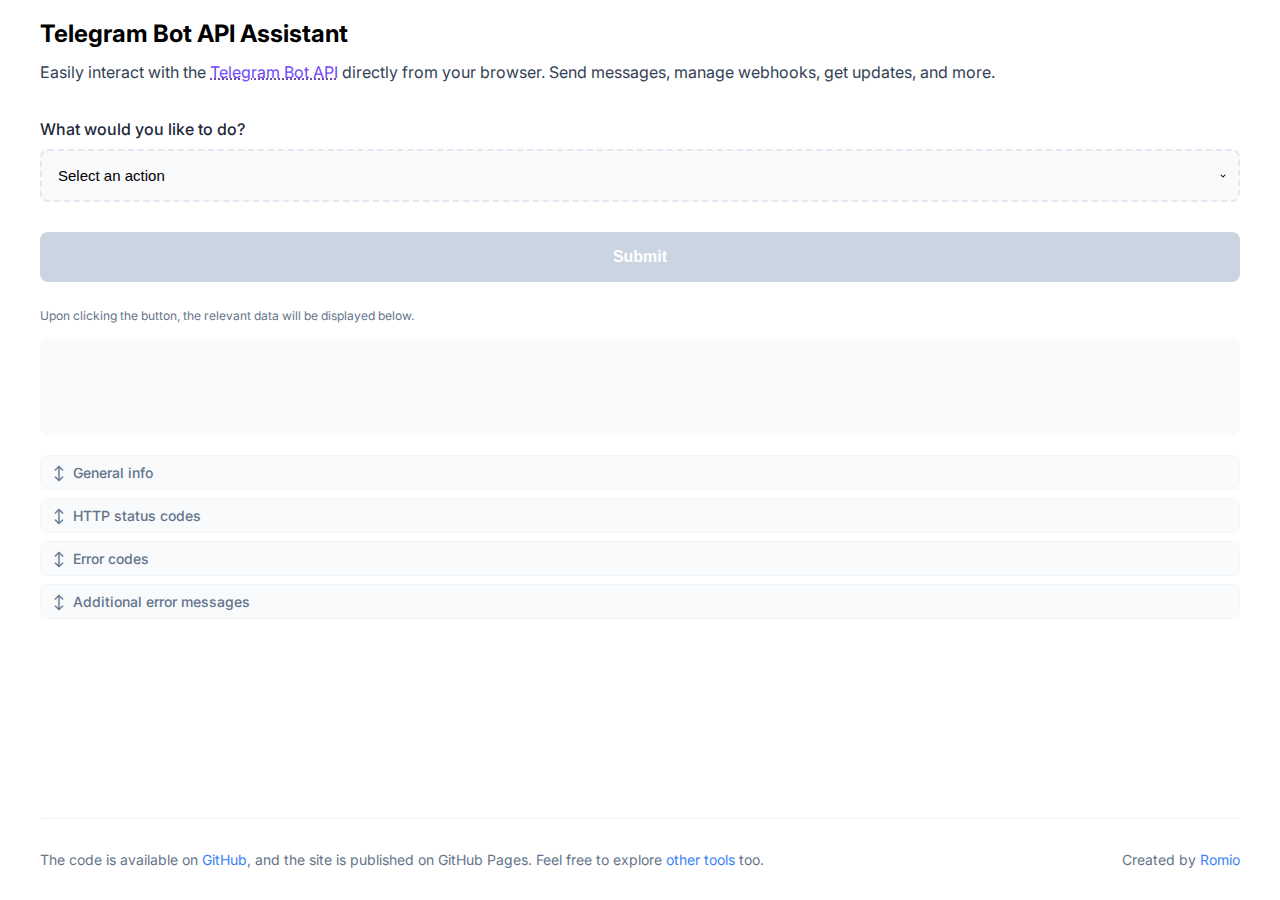
<file: docs/telegram-bot-api-assistant-web/index.html>
<!DOCTYPE html>
<html lang="en">

<head>
  <meta charset="UTF-8">
  <meta name="viewport" content="width=device-width, initial-scale=1.0">
  <meta property="og:title" content="Telegram Bot API Assistant">
  <meta property="og:description" content="Easily interact with the Telegram Bot API directly from your browser. Send messages, manage webhooks, get updates, and more.">
  <meta property="og:image" content="images/social-image.png">
  <link rel="icon" href="images/favicon.png" type="image/png">
  <link rel="stylesheet" href="styles.css">
  <link rel="preconnect" href="https://fonts.googleapis.com">
  <link rel="preconnect" href="https://fonts.gstatic.com" crossorigin>
  <link href="https://fonts.googleapis.com/css2?family=Inter:ital,opsz,wght@0,14..32,100..900;1,14..32,100..900&display=swap" rel="stylesheet">
  <title>Telegram Bot API Assistant</title>
</head>

<body>
  <div class="wrapper"> 
    <div class="container">
      <div class="header">
        <div class="title-section">
          <h1 class="title-head">Telegram Bot API Assistant</h1>
          <p class="subtitle">
            Easily interact with the
            <a href="https://core.telegram.org/bots/api" target="_blank" rel="noopener noreferrer"
              class="hyperlink">Telegram Bot API</a>
            directly from your browser. Send messages, manage webhooks, get updates, and more.
          </p>
        </div>
      </div>

      <label for="action">What would you like to do?</label>
      <select id="action" class="dropdown">
        <option value="">Select an action</option>
        <option value="getUpdates">Get updates</option>
        <option value="setWebhook">Set webhook</option>
        <option value="deleteWebhook">Delete webhook</option>
        <option value="getMe">Get Me</option>
        <option value="sendMessage">Send a message</option>
        <option value="sendPhoto">Send photo</option>
        <option value="sendDocument">Send document</option>
        <option value="sendAudio">Send audio</option>
        <option value="sendVideo">Send video</option>
        <option value="sendSticker">Send sticker</option>
        <option value="forwardMessage">Forward message</option>
        <option value="editMessageText">Edit message text</option>
        <option value="getChatMembersCount">Get chat members count</option>
        <option value="kickChatMember">Kick chat member</option>
        <option value="getChatMember">Get chat member</option>
        <option value="banChatMember">Ban chat member</option>
        <option value="unbanChatMember">Unban chat member</option>
        <option value="getGroupMembers">Get group members</option>
        <option value="addGroupMember">Add group member</option>
        <option value="removeGroupMember">Remove group member</option>
        <option value="deleteMessage">Delete message</option>
        <option value="pinMessage">Pin message</option>
        <option value="unpinMessage">Unpin message</option>
        <option value="getWebhookInfo">Get webhook info</option>
        <option value="logOut">Log out</option>
        <option value="close">Close</option>
      </select>

      <div id="description"></div>

      <div id="inputFields"></div>

      <button id="submitBtn" class="submit-button" disabled>Submit</button>

      <p class="subtle-text">Upon clicking the button, the relevant data will be displayed below.</p>

      <pre id="output" class="output-area"></pre>

      <div class="accordion">
        <div class="accordion-item">
          <div class="accordion-header">
            <span>↕</span> General info
          </div>
          <div class="accordion-content subtle-text">
            <ul>
              <li>ok: Indicates success/enabled/supported/yes (true) or failure/disabled/not supported/no (false).</li>
              <li>result: Array of group member objects.</li>
              <li>"result" (blank): The action was executed successfully, but no data was returned.</li>
              <li>user: Object containing user information:
                <ul>
                  <li>id: Unique user ID.</li>
                  <li>is_bot: true if the user is a bot.</li>
                </ul>
              </li>
              <li>date: Dates are represented in Unix time format. To convert, visit <a
                  href="https://www.unixtimestamp.com/" target="_blank" rel="noopener noreferrer">Unix Timestamp
                  Converter</a>.</li>
            </ul>
          </div>
        </div>
        <div class="accordion-item">
          <div class="accordion-header">
            <span>↕</span> HTTP status codes
          </div>
          <div class="accordion-content subtle-text">
            <ul>
              <li>200: OK (Request successful)</li>
              <li>400: Bad Request (Invalid request)</li>
              <li>401: Unauthorized (Invalid or missing bot token)</li>
              <li>403: Forbidden (Bot lacks permission)</li>
              <li>404: Not Found (Resource not found)</li>
              <li>409: Conflict (Resource already exists)</li>
              <li>429: Too Many Requests (Rate limit exceeded)</li>
              <li>500: Internal Server Error (Telegram server error)</li>
              <li>502: Bad Gateway (Telegram server error)</li>
              <li>503: Service Unavailable (Telegram server maintenance)</li>
            </ul>
          </div>
        </div>
        <div class="accordion-item">
          <div class="accordion-header">
            <span>↕</span> Error codes
          </div>
          <div class="accordion-content subtle-text">
            <ul>
              <li>1: Invalid request</li>
              <li>2: API method not found</li>
              <li>3: Invalid bot token</li>
              <li>4: Bot lacks permission</li>
              <li>5: Resource not found</li>
              <li>100: Generic error</li>
              <li>101: Invalid test mode</li>
              <li>102: Invalid JSON</li>
              <li>103: Invalid method</li>
              <li>104: Invalid format</li>
              <li>105: Invalid user ID</li>
              <li>106: Invalid chat ID</li>
              <li>107: Invalid message ID</li>
              <li>108: Invalid file ID</li>
              <li>400: Bad request</li>
              <li>401: Invalid bot token</li>
              <li>402: Bot token expired</li>
            </ul>
          </div>
        </div>
        <div class="accordion-item">
          <div class="accordion-header">
            <span>↕</span> Additional error messages
          </div>
          <div class="accordion-content subtle-text">
            <ul>
              <li>Too Long: Message exceeds maximum length</li>
              <li>Invalid Request: Request is invalid</li>
              <li>Invalid Bot Token: Bot token is invalid</li>
              <li>Bot is Blocked: Bot is blocked</li>
              <li>Bot was Blocked: Bot was previously blocked</li>
              <li>Chat not Found: Chat does not exist</li>
            </ul>
          </div>
        </div>
      </div>

    </div>
  </div>

  <footer>
    <div class="footer-left">
      The code is available on <a href="https://github.com/romiojoseph/open-source/tree/main/docs/telegram-bot-api-assistant-web" target="_blank" rel="noopener noreferrer">GitHub</a>, and the site is published on GitHub Pages. Feel free to explore <a href="https://github.com/romiojoseph/open-source" target="_blank" rel="noopener noreferrer">other tools</a> too.
    </div>
    <div class="footer-right">
      Created by <a href="https://romio.framer.website/" target="_blank" rel="noopener noreferrer">Romio</a>
    </div>
  </footer>


  <script src="script.js" defer></script>
</body>

</html>
</file>
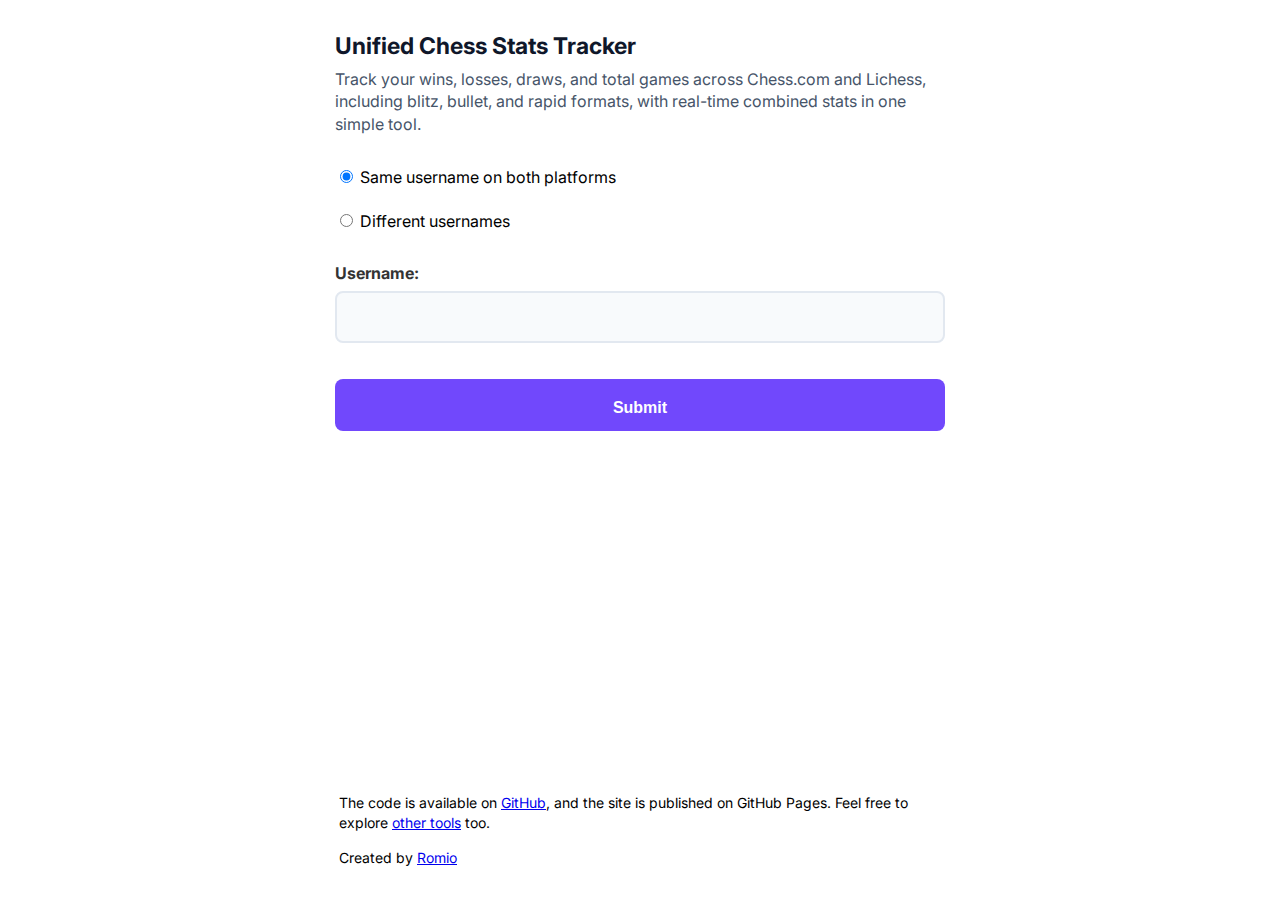
<file: docs/unified-chess-stats-tracker-web/index.html>
<!DOCTYPE html>
<html lang="en">
<head>
    <meta charset="UTF-8">
    <meta name="viewport" content="width=device-width, initial-scale=1.0">
    <title>Unified Chess Stats Tracker</title>
    <meta property="og:description" content="Track your wins, losses, draws, and total games across Chess.com and Lichess, including blitz, bullet, and rapid formats, with real-time combined stats in one simple tool.">
    <link rel="icon" type="image/png" href="images/favicon.png">
    <meta property="og:image" content="images/social-image.png">
    <link rel="stylesheet" href="styles.css">
    <link rel="preconnect" href="https://fonts.googleapis.com">
    <link rel="preconnect" href="https://fonts.gstatic.com" crossorigin>
    <link href="https://fonts.googleapis.com/css2?family=Inter:ital,opsz,wght@0,14..32,100..900;1,14..32,100..900&display=swap" rel="stylesheet">
</head>
<body>
    <div class="container">
        <div class="head">
            <h1>Unified Chess Stats Tracker</h1>

            <p class="subtitle">
                Track your wins, losses, draws, and total games across Chess.com and Lichess, including blitz, bullet, and rapid formats, with real-time combined stats in one simple tool.
            </p>
        </div>

        <form id="statsForm">
            <div class="radio">
                <label>
                    <input type="radio" name="sameUser" value="yes" checked> Same username on both platforms
                </label>
                <label>
                    <input type="radio" name="sameUser" value="no"> Different usernames
                </label>
            </div>

            <div class="input">
                <div id="usernameFields">
                    <label for="username">Username:</label>
                    <input type="text" id="username" name="username">
                </div>
    
                <div id="differentUsernameFields">
                    <label for="chessComUsername">Chess.com Username:</label>
                    <input type="text" id="chessComUsername" name="chessComUsername">
                    <br>
                    <label for="lichessUsername">Lichess Username:</label>
                    <input type="text" id="lichessUsername" name="lichessUsername">
                </div>
            </div>

            <button type="submit">Submit</button>
        </form>

        <div class="table-container">
            <div id="stats"></div>
            <!-- Table will be generated here -->
            <table>
                <!-- Table content will be dynamically generated -->
            </table>
        </div>
    </div> 

    <footer>
        <div class="footer-left">
          The code is available on <a href="https://github.com/romiojoseph/open-source-scripts/tree/main/docs/unified-chess-stats-tracker-web" target="_blank" rel="noopener noreferrer">GitHub</a>, and the site is published on GitHub Pages. Feel free to explore <a href="https://github.com/romiojoseph/open-source" target="_blank" rel="noopener noreferrer">other tools</a> too.
        </div>
        <div class="footer-right">
          Created by <a href="https://romio.framer.website/" target="_blank" rel="noopener noreferrer">Romio</a>
        </div>
    </footer>

    <script src="script.js"></script>
</body>
</html>
</file>
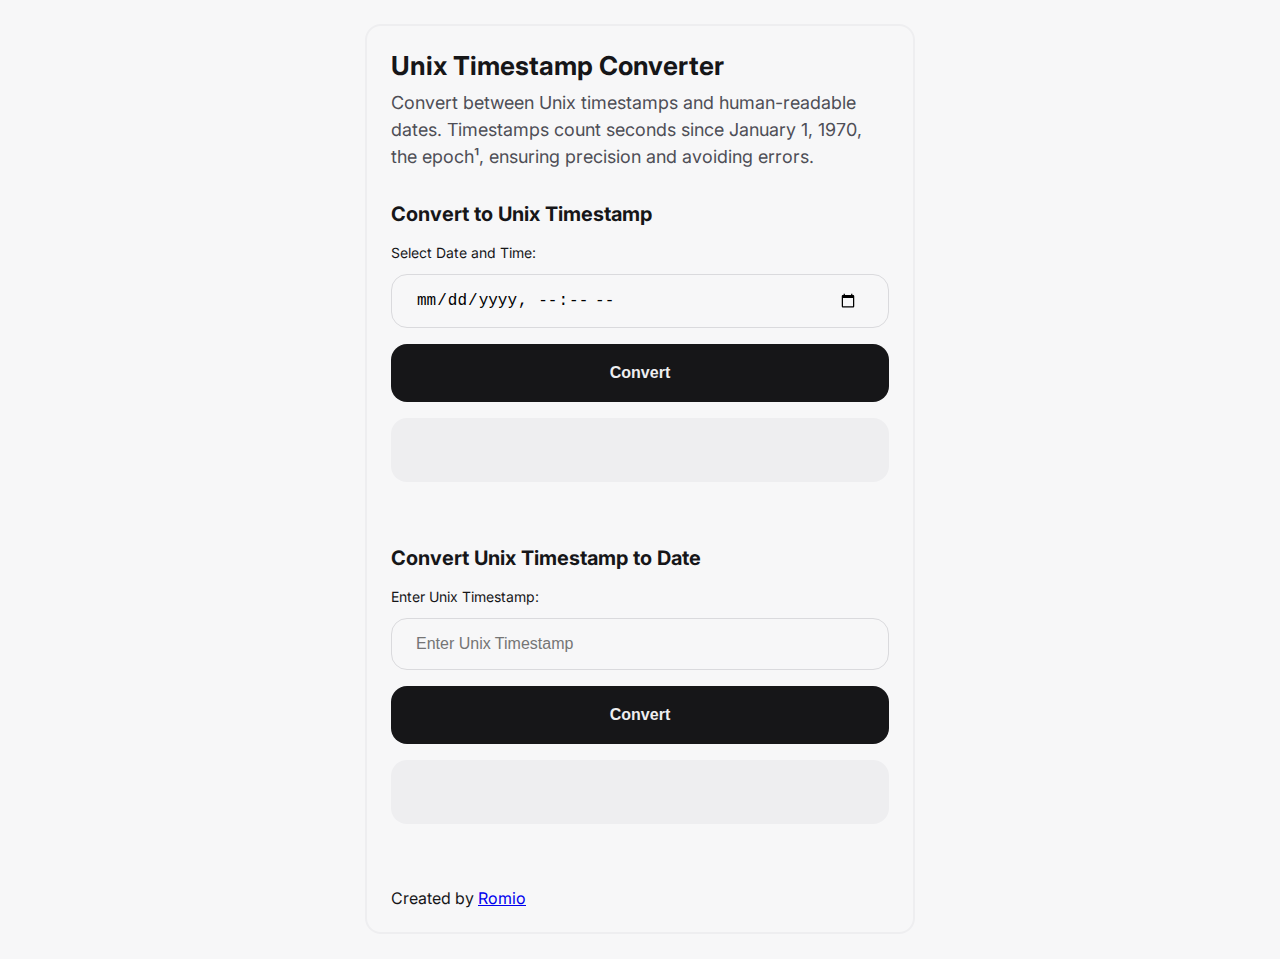
<file: docs/unix-timestamp-converter/index.html>
<!DOCTYPE html>
<html lang="en">
<head>
    <meta charset="UTF-8">
    <meta name="viewport" content="width=device-width, initial-scale=1.0">
    <title>Unix Timestamp Converter</title>
    <meta name="description" content="A free online tool to convert Unix timestamps to dates and vice versa.">
    <meta property="og:image" content="images/social-image.png">
    <link rel="icon" type="image/png" href="images/favicon.png">
    <link rel="stylesheet" href="styles.css">
    <link rel="preconnect" href="https://fonts.googleapis.com">
    <link rel="preconnect" href="https://fonts.gstatic.com" crossorigin>
    <link href="https://fonts.googleapis.com/css2?family=Inter:ital,opsz,wght@0,14..32,100..900;1,14..32,100..900&display=swap" rel="stylesheet">
</head>
<body>
    <div class="container">
        <div class="heading">
            <h1>Unix Timestamp Converter</h1>
            <p class="subtitle">
                Convert between Unix timestamps and human-readable dates. Timestamps count seconds since January 1, 1970, the 
                <span class="tooltip" data-tooltip="The epoch is a starting point for measuring time in computers. For Unix systems, it’s set to January 1, 1970.">epoch¹</span>, 
                ensuring precision and avoiding errors.
            </p>
        </div>

        <div class="picker">
            <h2>Convert to Unix Timestamp</h2>
            <div>
                <label for="datetimeInput">Select Date and Time:</label>
                <input type="datetime-local" id="datetimeInput" placeholder="YYYY-MM-DDTHH:MM">
            </div>
            <button id="convertToUnix">Convert</button>
            <p id="unixOutput"></p>
        </div>

        <div class="picker">
            <h2>Convert Unix Timestamp to Date</h2>
            <div>
                <label for="unixInput">Enter Unix Timestamp:</label>
                <input type="number" id="unixInput" placeholder="Enter Unix Timestamp">
            </div>
            <button id="convertToDate">Convert</button>
            <p id="dateOutput"></p>
        </div>

        <footer>
            Created by <a href="https://romio.framer.website/" target="_blank" rel="noopener noreferrer">Romio</a>
        </footer>
    </div>

    <script src="script.js"></script>
</body>
</html>
</file>
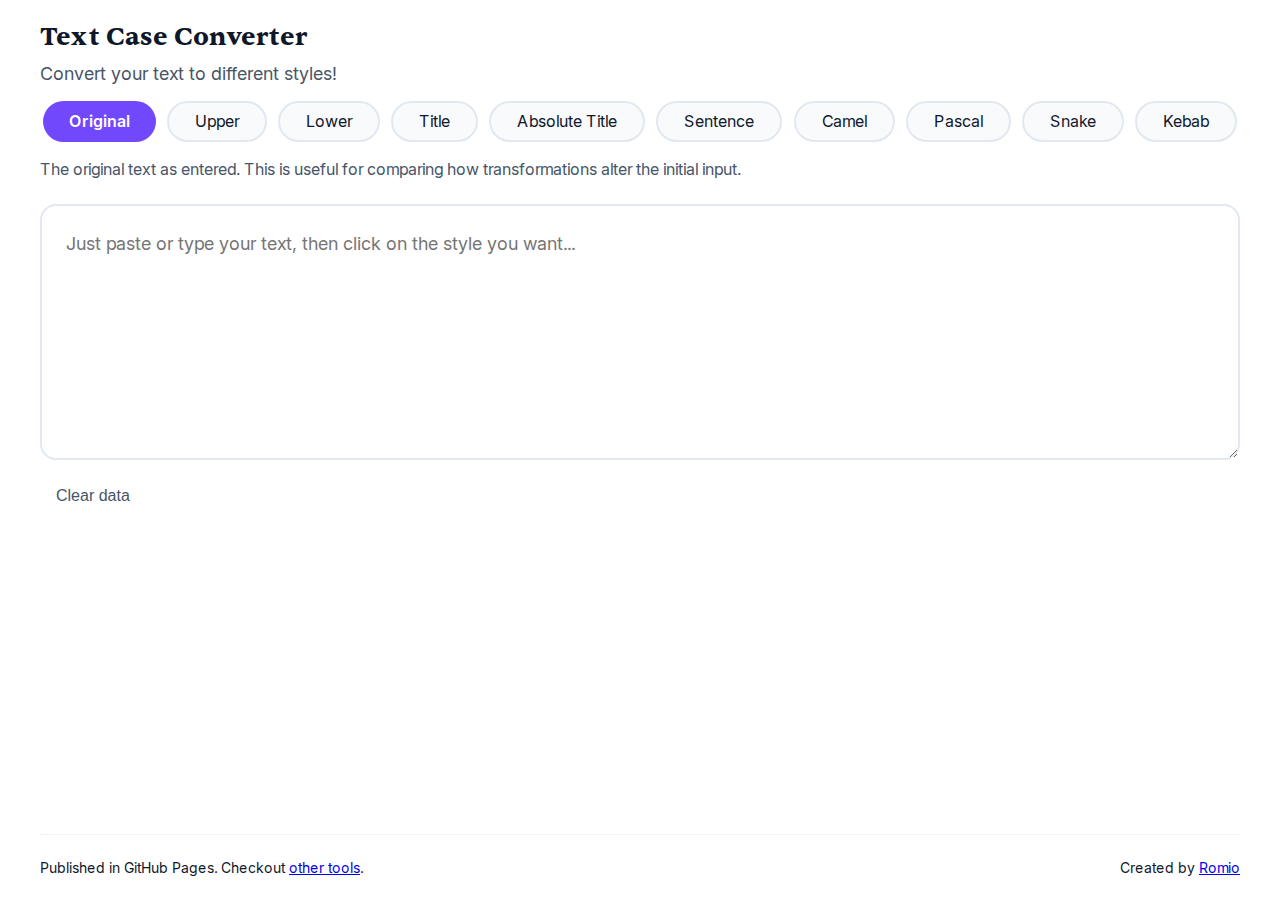
<file: pages/text-case-converter/index.html>
<!DOCTYPE html>
<html lang="en">
<head>
    <meta charset="UTF-8">
    <meta name="viewport" content="width=device-width, initial-scale=1.0">
    <title>Text Case Converter</title>
    <meta name="title" content="Text Case Converter">
    <meta name="description" content="Free online text case converter. Convert text to uppercase, lowercase, title case, sentence case, and more.">
    
    <link rel="stylesheet" type="text/css" href="styles.css">

    <!-- Favicon -->
    <link rel="icon" href="images/favicon.png" type="image/png">
    <link rel="shortcut icon" href="images/favicon.png" type="image/png">

    <!-- Social Image -->
    <meta property="og:image" content="images/social-image.avif">

</head>

<body>
    <div class="main-container">
        <div class="container">
            <div class="main-head">
                <h1 class="h1 title">Text Case Converter</h1>
                <p class="p-lg subtext">Convert your text to different styles!</p>
            </div>

            <div class="tabs">
                <ul class="tab-list">
                    <li class="tab-item active label-md" data-tab="original">Original</li>
                    <li class="tab-item p-md" data-tab="uppercase">Upper</li>
                    <li class="tab-item p-md" data-tab="lowercase">Lower</li>
                    <li class="tab-item p-md" data-tab="titlecase">Title</li>
                    <li class="tab-item p-md" data-tab="absoluteTitleCase">Absolute Title</li>
                    <li class="tab-item p-md" data-tab="sentencecase">Sentence</li>
                    <li class="tab-item p-md" data-tab="camelcase">Camel</li>
                    <li class="tab-item p-md" data-tab="pascalcase">Pascal</li>
                    <li class="tab-item p-md" data-tab="snakecase">Snake</li>
                    <li class="tab-item p-md" data-tab="kebabcase">Kebab</li>
                </ul>

                <div id="original" class="tab-pane active"></div>
                <div id="uppercase" class="tab-pane"></div>
                <div id="lowercase" class="tab-pane"></div>
                <div id="titlecase" class="tab-pane"></div>
                <div id="absoluteTitleCase" class="tab-pane"></div>
                <div id="sentencecase" class="tab-pane"></div>
                <div id="camelcase" class="tab-pane"></div>
                <div id="pascalcase" class="tab-pane"></div>
                <div id="snakecase" class="tab-pane"></div>
                <div id="kebabcase" class="tab-pane"></div>
            </div>

            <div id="description"></div>
            <textarea id="inputText" placeholder="Just paste or type your text, then click on the style you want..."></textarea>
            <button id="clearBtn">Clear data</button>

            <div id="output">
                <button id="copyBtn">Copy to clipboard</button>
                <div id="outputText"></div>
            </div>
        </div>
    </div>

    <footer>
        <div class="footer-left">
          Published in GitHub Pages. Checkout <a href="https://github.com/romiojoseph/open-source-scripts" target="_blank" rel="noopener noreferrer">other tools</a>.
        </div>
        <div class="footer-right">
          Created by <a href="https://romio.framer.website/" target="_blank" rel="noopener noreferrer">Romio</a>
        </div>
    </footer>

    <script src="transformations.js"></script>
    <script src="script.js"></script>
</body>
</html>
</file>
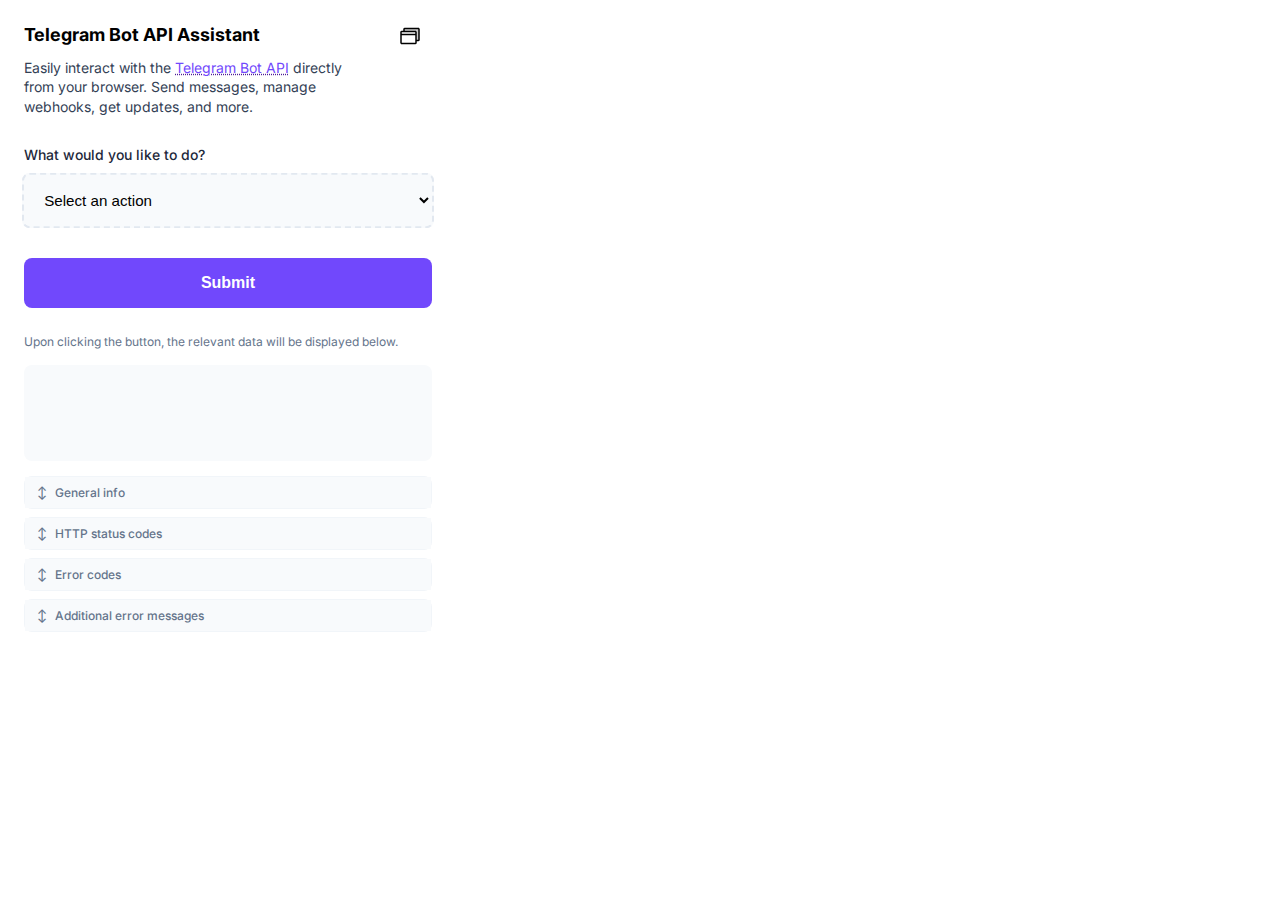
<file: telegram-bots/telegram-bot-api-assistant/popup.html>
<!DOCTYPE html>
<html lang="en">
<head>
    <meta charset="UTF-8">
    <meta name="viewport" content="width=device-width, initial-scale=1.0">
    <link rel="stylesheet" href="styles.css">
    <link rel="preconnect" href="https://fonts.googleapis.com">
    <link rel="preconnect" href="https://fonts.gstatic.com" crossorigin>
    <link href="https://fonts.googleapis.com/css2?family=Inter:ital,opsz,wght@0,14..32,100..900;1,14..32,100..900&display=swap" rel="stylesheet">
    <title>Telegram Bot API Assistant</title>
</head>
<body>
    <div class="container">
        <div class="header">
            <div class="title-section">
                <h1 class="title-head">Telegram Bot API Assistant</h1>
                <p class="subtitle">
                    Easily interact with the 
                    <a href="https://core.telegram.org/bots/api" target="_blank" rel="noopener noreferrer" class="hyperlink">Telegram Bot API</a> 
                    directly from your browser. Send messages, manage webhooks, get updates, and more.
                </p>                            
            </div>
            <img id="openInNewWindowIcon" src="images/pop-out-window.png" alt="Open in New Window" title="Open in new window" class="open-in-new-window-icon">
        </div>

        <label for="action">What would you like to do?</label>
        <select id="action" class="dropdown">
            <option value="">Select an action</option>
            <option value="getUpdates">Get updates</option>
            <option value="setWebhook">Set webhook</option>
            <option value="deleteWebhook">Delete webhook</option>
            <option value="getMe">Get Me</option>
            <option value="sendMessage">Send a message</option>
            <option value="sendPhoto">Send photo</option>
            <option value="sendDocument">Send document</option>
            <option value="sendAudio">Send audio</option>
            <option value="sendVideo">Send video</option>
            <option value="sendSticker">Send sticker</option>
            <option value="forwardMessage">Forward message</option>
            <option value="editMessageText">Edit message text</option>
            <option value="getChatMembersCount">Get chat members count</option>
            <option value="kickChatMember">Kick chat member</option>
            <option value="getChatMember">Get chat member</option>
            <option value="banChatMember">Ban chat member</option>
            <option value="unbanChatMember">Unban chat member</option>
            <option value="getGroupMembers">Get group members</option>
            <option value="addGroupMember">Add group member</option>
            <option value="removeGroupMember">Remove group member</option>
            <option value="deleteMessage">Delete message</option>
            <option value="pinMessage">Pin message</option>
            <option value="unpinMessage">Unpin message</option>
            <option value="getWebhookInfo">Get webhook info</option>
            <option value="logOut">Log out</option>
            <option value="close">Close</option>
        </select>

        <div id="description"></div>

        <div id="inputFields"></div>

        <button id="submitBtn" class="submit-button" disabled>Submit</button>

        <p class="subtle-text">Upon clicking the button, the relevant data will be displayed below.</p>

        <pre id="output" class="output-area"></pre>

        <div class="accordion">
            <div class="accordion-item">
              <div class="accordion-header">
                <span>&#8597;</span> General info
              </div>
              <div class="accordion-content subtle-text">
                <ul>
                  <li>ok: Indicates success/enabled/supported/yes (true) or failure/disabled/not supported/no (false).</li>
                  <li>result: Array of group member objects.</li>
                  <li>"result" (blank): The action was executed successfully, but no data was returned.</li>
                  <li>user: Object containing user information:
                    <ul>
                      <li>id: Unique user ID.</li>
                      <li>is_bot: true if the user is a bot.</li>
                    </ul>
                  </li>
                  <li>date: Dates are represented in Unix time format. To convert, visit <a href="https://www.unixtimestamp.com/" target="_blank" rel="noopener noreferrer">Unix Timestamp Converter</a>.</li>
                </ul>
              </div>
            </div>
            <div class="accordion-item">
              <div class="accordion-header">
                <span>&#8597;</span> HTTP status codes
              </div>
              <div class="accordion-content subtle-text">
                <ul>
                  <li>200: OK (Request successful)</li>
                  <li>400: Bad Request (Invalid request)</li>
                  <li>401: Unauthorized (Invalid or missing bot token)</li>
                  <li>403: Forbidden (Bot lacks permission)</li>
                  <li>404: Not Found (Resource not found)</li>
                  <li>409: Conflict (Resource already exists)</li>
                  <li>429: Too Many Requests (Rate limit exceeded)</li>
                  <li>500: Internal Server Error (Telegram server error)</li>
                  <li>502: Bad Gateway (Telegram server error)</li>
                  <li>503: Service Unavailable (Telegram server maintenance)</li>
                </ul>
              </div>
            </div>
            <div class="accordion-item">
              <div class="accordion-header">
                <span>&#8597;</span> Error codes
              </div>
              <div class="accordion-content subtle-text">
                <ul>
                  <li>1: Invalid request</li>
                  <li>2: API method not found</li>
                  <li>3: Invalid bot token</li>
                  <li>4: Bot lacks permission</li>
                  <li>5: Resource not found</li>
                  <li>100: Generic error</li>
                  <li>101: Invalid test mode</li>
                  <li>102: Invalid JSON</li>
                  <li>103: Invalid method</li>
                  <li>104: Invalid format</li>
                  <li>105: Invalid user ID</li>
                  <li>106: Invalid chat ID</li>
                  <li>107: Invalid message ID</li>
                  <li>108: Invalid file ID</li>
                  <li>400: Bad request</li>
                  <li>401: Invalid bot token</li>
                  <li>402: Bot token expired</li>
                </ul>
              </div>
            </div>
            <div class="accordion-item">
              <div class="accordion-header">
                <span>&#8597;</span> Additional error messages
              </div>
              <div class="accordion-content subtle-text">
                <ul>
                  <li>Too Long: Message exceeds maximum length</li>
                  <li>Invalid Request: Request is invalid</li>
                  <li>Invalid Bot Token: Bot token is invalid</li>
                  <li>Bot is Blocked: Bot is blocked</li>
                  <li>Bot was Blocked: Bot was previously blocked</li>
                  <li>Chat not Found: Chat does not exist</li>
                </ul>
              </div>
            </div>
          </div>

    </div>

    <script src="popup.js"></script>
</body>
</html>
</file>
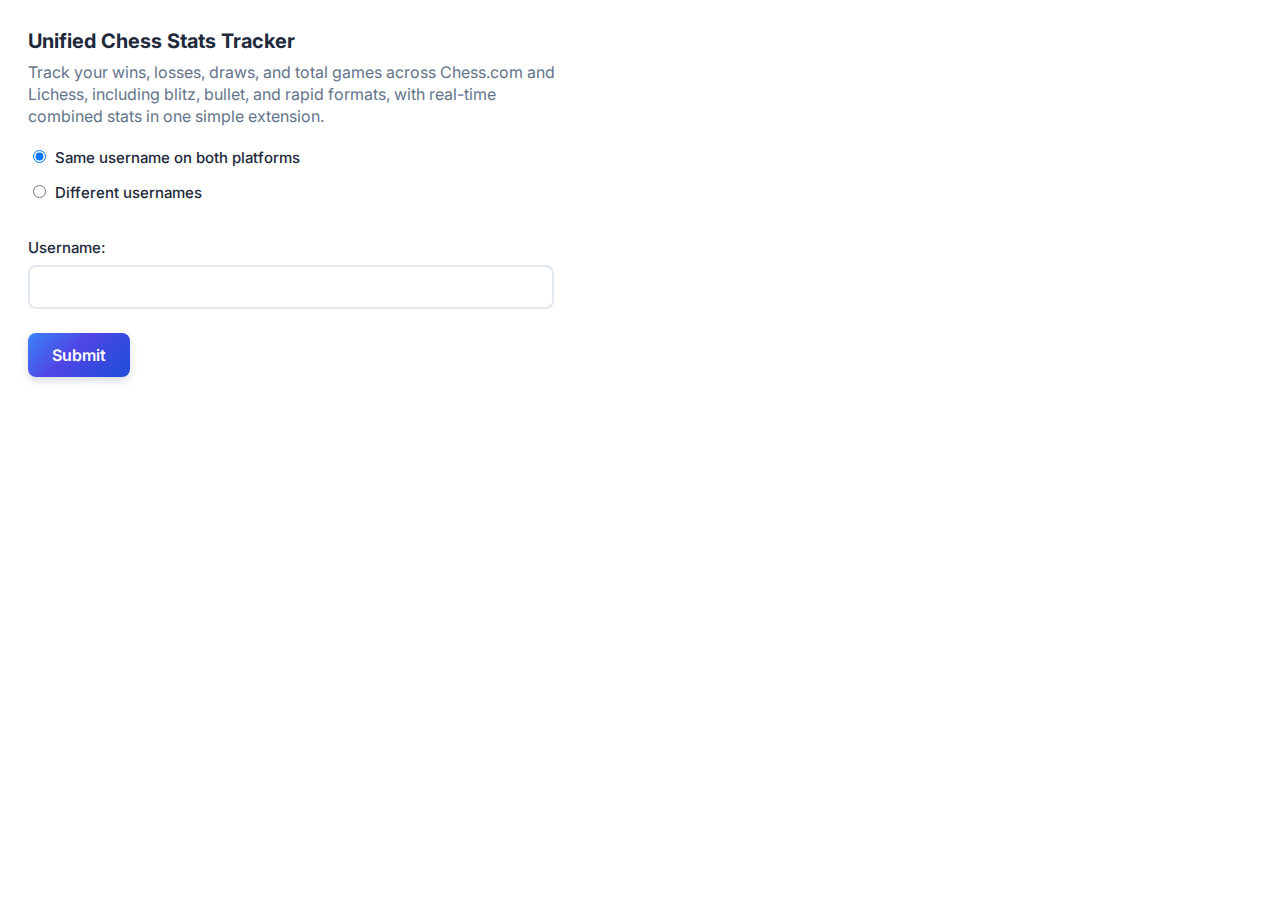
<file: chess/unified-chess-stats-tracker/chrome-extension/popup.html>
<!DOCTYPE html>
<html lang="en">
<head>
    <meta charset="UTF-8">
    <meta name="viewport" content="width=device-width, initial-scale=1">
    <title>Unified Chess Stats Tracker</title>
    <link rel="stylesheet" href="styles.css"> <!-- Link to external CSS -->
    <link href="https://fonts.googleapis.com/css2?family=Inter:wght@400;500;600;700&display=swap" rel="stylesheet"> <!-- Google Font -->
</head>
<body>
<h2>Unified Chess Stats Tracker</h2>

<p class="subtitle">
    Track your wins, losses, draws, and total games across Chess.com and Lichess, including blitz, bullet, and rapid formats, with real-time combined stats in one simple extension.
</p>

<form id="statsForm">
   <label>
       <input type="radio" name="sameUser" value="yes" checked> Same username on both platforms
   </label>
   <label>
       <input type="radio" name="sameUser" value="no"> Different usernames
   </label>
   <br>

   <div id="usernameFields">
       <label for="username">Username:</label>
       <input type="text" id="username" name="username">
   </div>

   <div id="differentUsernameFields">
       <label for="chessComUsername">Chess.com Username:</label>
       <input type="text" id="chessComUsername" name="chessComUsername">
       <br>
       <label for="lichessUsername">Lichess Username:</label>
       <input type="text" id="lichessUsername" name="lichessUsername">
   </div>

   <button type="submit">Submit</button>
</form>

<div id="stats"></div>

<script src="background.js"></script>
<script src="popup.js"></script>
</body>
</html>
</file>
<file: docs/telegram-bot-api-assistant-web/styles.css>
body {
    font-family: 'Inter', sans-serif;
    margin: 0; 
    display: flex;
    flex-direction: column;
    min-height: 100vh; 
    margin: 0px 24px;
  }
  
  .wrapper {
    flex: 1;
    width: 100%;
    max-width: 1200px; 
    margin: 0 auto;
    padding: 20px 0px; 
    box-sizing: border-box;
  }
  
  .container {
    box-sizing: border-box;
    width: 100%; 
    max-width: 1200px; /* Adjusted for better readability on larger screens */
    overflow-y: show;
  }
  
  .header {
    display: flex;
    justify-content: space-between; 
    align-items: start;
    gap: 24px;
    margin-bottom: 20px; /* Added margin for spacing */
  }
  
  .title-section {
    display: flex;
    flex-direction: column;
  }
  
  .title-head {
    font-size: 24px; /* Increased font size */
    font-weight: 700;
    margin-top: 0px;
    margin-bottom: 8px;
    line-height: 120%;
  }
  
  .subtitle {
    margin-top: 4px;
    font-size: 16px; /* Increased font size */
    color: #334155;
    line-height: 140%;
  }
  
  label {
    display: block;
    margin-top: 16px;
    font-size: 16px; /* Increased font size */
    font-weight: 500;
    color: #1e293b;
  }
  
  .dropdown {
    box-sizing: border-box;
    width: 100%;
    margin-top: 10px;
    background-color: #f8fafc;
    border: 2px dashed #e2e8f0;
    border-radius: 8px;
    font-size: 15px;
    font-weight: 500;
    padding: 16px;
    appearance: none; /* Remove default dropdown arrow */
    background-image: url("data:image/svg+xml,%3Csvg xmlns='http://www.w3.org/2000/svg' viewBox='0 0 20 20' fill='currentColor'%3E%3Cpath fill-rule='evenodd' d='M5.293 7.293a1 1 0 011.414 0L10 10.586l3.293-3.293a1 1 0 111.414 1.414l-4 4a1 1 0 01-1.414 0l-4-4a1 1 0 010-1.414z' clip-rule='evenodd' /%3E%3C/svg%3E"); /* Add custom dropdown arrow */
    background-repeat: no-repeat;
    background-position: right 0.7em top 50%, 0 0;
    background-size: 0.65em auto, 100%; 
  }
  
  .input-field {
    box-sizing: border-box;
    width: 100%;
    border: 2px solid #f1f5f9;
    border-radius: 8px;
    font-size: 15px;
    font-weight: 400;
    color: #0f172a;
    margin-top: 14px;
    padding: 16px;
  }
  
  .input-field:hover {
    border-color: #cbd5e1;
    box-shadow: 0 0 5px #ddd6fe;
  }
  
  .input-field:focus {
    border-color: #a78bfa;
    box-shadow: 0 0 10px #ddd6fe;
    outline: none;
  }
  
  .input-field:active {
    border-color: #a78bfa;
    box-shadow: 0 0 5px #ddd6fe;
    transform: scale(1.01);
  }
  
  
  .submit-button {
    border: none;
    padding: 16px;
    box-sizing: border-box;
    width: 100%;
    font-size: 16px;
    font-weight: 600;
    color: #ffffff;
    background-color: #7148fc;
    border-radius: 8px;
    margin-bottom: 14px;
    margin-top: 14px;
    cursor: pointer; /* Add cursor pointer on hover */
  }
  
  .submit-button:hover {
    background: linear-gradient(135deg, #3b82f6 0%, #4f46e5 43.26%, #1d4ed8 100%);
  }
  
  .submit-button:disabled { /* Style for disabled button */
    background-color: #cbd5e1; 
    cursor: not-allowed;
    pointer-events: none;
  }
  
  #description {
    display: block;
    margin-top: 16px;
    margin-bottom: 12px;
    font-size: 14px;
    line-height: 140%;
    color: #0f172a;
    white-space: pre-wrap;
    overflow-wrap: break-word;
  }
  
  .hyperlink {
    color: #7148fc;
    text-decoration: underline dotted #4c1d95;
  }
  
  .subtle-text {
    font-size: 12px;
    color: #64748b;
    line-height: 130%;
  }
  
  .output-area { 
    background-color:#f8fafc;
    border-radius: 8px;
    padding: 24px;
    box-sizing: border-box;
    width: 100%;
    min-height: 96px;
    font-size: 15px;
    line-height: 150%;
    color: #0f172a;
    white-space: pre-wrap;
    overflow-wrap: break-word;
  }
  
  .accordion {
    width: 100%;
    box-sizing: border-box;
    margin-top: 20px; /* Added margin for spacing */
  }
  
  .accordion-item {
    margin-bottom: 8px;
    border: 1px solid #f1f5f9;
    border-radius: 8px;
  }
  
  .accordion-header {
    background-color: #f8fafc;
    padding: 8px 12px;
    cursor: pointer;
    display: flex;
    align-items: center;
    font-size: 14px; /* Increased font size */
    font-weight: 500;
    color: #64748b;
  }
  
  .accordion-header span {
    margin-right: 8px;
  }
  
  .accordion-content {
    padding: 6px 12px;
    display: none; 
  }
  
  .accordion-content.subtle-text {
    font-size: 12px;
    color: #64748b;
    line-height: 130%;
  }
  
  .accordion-content ul {
    list-style: disc;
    padding-left: 16px;
  }
  
  .accordion-content li {
    margin-bottom: 8px;
  }
  
  .accordion-content li li {
    margin-bottom: 8px;
    margin-top: 8px;
  }
  
  footer {
    padding: 32px 0px;
    text-align: center;
    width: 100%;
    max-width: 1200px;
    margin: 0 auto;
    display: flex;
    justify-content: space-between;
    align-items: center;
    box-sizing: border-box;
    margin-top: auto;
    border-top: 1px dotted #e2e8f0
  }
  
  .footer-left,
  .footer-right {
    font-size: 14px;
    color: #64748b;
  }
  
  .footer-left a,
  .footer-right a {
    color: #3b82f6; 
    text-decoration: none;
  }
  
  /* Responsive Styles (adjust breakpoints as needed) */
  @media (max-width: 768px) {
 
    .container {
      max-width: 100%; /* Make container full width on smaller screens */
    }
  
    footer {
      flex-direction: column;
      text-align: center;
      padding: 24px 16px;
    }
  
    .footer-left,
    .footer-right {
      margin-bottom: 5px; 
    }
  }
</file>
<file: docs/unified-chess-stats-tracker-web/styles.css>
body {
  margin: 0;
  padding: 0;
  min-height: 100vh;
  display: flex;
  flex-direction: column;
  font-family: 'Inter', Arial, sans-serif;
}

.container {
  max-width: 650px;
  margin: 0 auto;
  padding: 0 20px;
  box-sizing: border-box;
  flex: 1;
}

h1 {
  font-family: 'Inter', Arial, sans-serif;
  font-size: 23px;
  font-weight: 700;
  font-optical-sizing: auto;
  text-align: left;
  margin: 0;
  color: #0f172a;
}

h3 {
  font-family: 'Inter', Arial, sans-serif;
  font-size: 18px;
  font-weight: 600;
  font-optical-sizing: auto;
  margin-bottom: 12px;
  margin-top: 32px;
}

p {
  font-family: 'Inter', Arial, sans-serif;
  font-size: 16px;
  font-optical-sizing: auto;
}

table {
  width: 100%;
  border-collapse: collapse;
  margin-top: 12px;
  table-layout: auto;
}

th, td {
  border: 1px solid #e2e8f0;
  padding: 12px;
  text-align: left;
  font-family: 'Inter', sans-serif;
  font-size: 14px;
  font-optical-sizing: auto;
  color: #334155;
}

.subtitle {
  font-size: 16px;
  text-align: left;
  line-height: 140%;
  margin: 0;
  color: #475569;
}

.head {
  display: flex;
  flex-direction: column;
  gap: 8px;
  align-items: flex-start;
  margin: 32px 0;
}

.radio {
  font-size: 16px;
  font-optical-sizing: auto;
  display: flex;
  flex-direction: column;
  gap: 24px;
  margin-bottom: 16px;
}

.input div {
  margin-bottom: 20px;
}

.input label {
  display: block;
  margin-bottom: 8px;
  font-weight: bold;
  color: #333;
}

.input input[type="text"] {
  width: 100%;
  padding: 20px;
  font-size: 16px;
  border-radius: 8px;
  border: 2px solid #e2e8f0;
  box-sizing: border-box;
  height: 52px;
  background-color: #f8fafc;
}

.input input[type="text"]:focus {
  border-color: #94a3b8;
  box-shadow: 0 0 10px rgba(0, 0, 0, 0.1);
}

.input input[type="text"]:active {
  border: none;
  box-shadow: 0 0 5px rgba(0, 0, 0, 0.2);
}

.input input[type="text"]:invalid {
  border-color: #f00;
  box-shadow: 0 0 5px rgba(255, 0, 0, 0.2);
}

#statsForm {
  display: flex;
  flex-direction: column;
  gap: 16px;
}

#chessComUsername {
  margin-bottom: 32px;
}

button {
  width: 100%;
  padding: 20px;
  font-size: 16px;
  font-weight: 600;
  font-optical-sizing: auto;
  border-radius: 8px;
  box-sizing: border-box;
  color: #ffffff;
  background-color: #7148fc;
  border: none;
  height: 52px;
}

footer {
  margin-top: auto;
  display: flex;
  flex-direction: column;
  justify-content: start;
  gap: 16px;
  max-width: 650px;
  margin: 0 auto;
  padding: 48px 20px 32px 24px;
  box-sizing: border-box;
  font-size: 14px;
  line-height: 140%;
}

/* Responsive Design */
@media (max-width: 650px) {

  .container {
    padding: 0px 24px;
    margin: 0;
  }



  table {
    overflow-x: auto;
    -ms-overflow-style: none;  /* IE and Edge */
    scrollbar-width: none;  /* Firefox */
  }
  
  table::-webkit-scrollbar {
    display: none;  /* Safari and Chrome */
  }
  
  body {
    overflow-x: hidden;
  }
  
  .table-container {
    overflow-x: auto;
    width: 100%;
  }
}
</file>
<file: docs/unix-timestamp-converter/styles.css>
/* Colors */
:root {
    --color-50: #f7f7f8;
    --color-100: #eeeef0;
    --color-200: #dadadd;
    --color-300: #b9bac0;
    --color-400: #93949d;
    --color-500: #767781;
    --color-600: #5f5f6a;
    --color-700: #4e4e56;
    --color-800: #434349;
    --color-900: #3a3a40;
    --color-950: #161618;
}

/* Fonts */
:root {
    --font-family: 'Inter', sans-serif;
    --font-h1: 26px;
    --font-h2: 20px;
    --font-paragraph-large: 18px;
    --font-paragraph-medium: 16px;
    --font-paragraph-small: 14px;
}

/* Global Styles */
* {
    box-sizing: border-box;
    margin: 0;
    padding: 0;
}

body {
    font-family: var(--font-family);
    color: var(--color-950);
    background-color: var(--color-50);
}

h1 {
    font-size: var(--font-h1);
    color: var(--color-950);
}

h2 {
    font-size: var(--font-h2);
}

p {
    font-size: var(--font-paragraph-medium);
}


.container {
    max-width: 550px;
    margin: 24px auto;
    padding: 24px;
    display: flex;
    flex-direction: column;
    gap: 32px;
    border: 2px solid var(--color-100);
    border-radius: 16px;
}

.heading {
    display: flex;
    flex-direction: column;
    gap: 8px;
}

.subtitle {
    font-size: var(--font-paragraph-large);
    color: var(--color-700);
    line-height: 150%;
}

label {
    font-size: var(--font-paragraph-small);
}


.picker {
    width: 100%;
    margin-bottom: 32px;
    display: flex;
    flex-direction: column;
    gap: 16px;
}

#datetimeInput,
#unixInput {
    width: 100%;
    box-sizing: border-box;
    font-size: var(--font-paragraph-medium);
    margin-top: 12px;
}

input[type="datetime-local"], [type=number] {
    /* General styles */
    width: 100%;
    padding: 16px 24px;
    font-size: var(--font-paragraph-medium);
    border: 1px solid var(--color-200);
    border-radius: 16px;
    background-color: var(--color-50);
    
    /* Add custom arrow (optional) */
    background-image: linear-gradient(to bottom, var(--color-50), var(--color-50));
    background-position: right 10px center;
    background-repeat: no-repeat;
    background-size: 12px 12px;
    padding-right: 30px;
}

input[type="datetime-local"]:focus {
    /* Focus styles */
    outline: none;
    box-shadow: 0 0 16px var(--color-200);
}

input[type="datetime-local"]:invalid {
    /* Invalid styles */
    border-color: var(--color-900);
}

button {
    padding: 20px;
    font-size: var(--font-paragraph-medium);
    font-weight: 600;
    color: var(--color-100);
    background-color: var(--color-950);
    border-radius: 16px;
    border: none;
}

#dateOutput,
#unixOutput {
    font-size: var(--font-paragraph-large);
    padding: 32px;
    color: var(--color-900);
    background-color: var(--color-100);
    border-radius: 16px;
}

.tooltip {
    position: relative;
    display: inline-block;
  }
  
  .tooltip::after {
    content: attr(data-tooltip);
    position: absolute;
    background-color: var(--color-50);
    border: 1px solid var(--color-100);
    border-radius: 16px;
    padding: 16px;
    font-size: var(--font-paragraph-small);
    color: var(--color-700);
    line-height: 140%;
    width: 256px;
    visibility: hidden;
    opacity: 0;
    transition: opacity 0.3s;
    box-shadow: 0 0 16px var(--color-200);
    top: 16px;
    left: 8px;
  }
  
  .tooltip:hover::after {
    visibility: visible;
    opacity: 1;
  }



/* Responsive design */
@media (max-width: 768px) {
    main {
        padding: 24px;
        margin: 24px;
    }

    .container {
        margin: 0px auto;
        padding: 24px;
        display: flex;
        flex-direction: column;
        gap: 32px;
    }
}

@media (max-width: 480px) {
    main {
        padding: 24px;
    }

    .container {
        margin: 0px auto;
        padding: 24px;
        display: flex;
        flex-direction: column;
        gap: 32px;
    }
}
</file>
<file: pages/text-case-converter/styles.css>
@font-face {
  font-family: 'Sentient';
  src: url('./font/Sentient-Variable.woff2') format('woff2');
}

@font-face {
  font-family: 'Sentient';
  font-style: italic;
  src: url('./font/Sentient-VariableItalic.woff2') format('woff2');
}

@font-face {
  font-family: 'Inter';
  src: url('./font/InterVariable.woff2') format('woff2');
}

@font-face {
  font-family: 'Inter';
  font-style: italic;
  src: url('./font/InterVariable-Italic.woff2') format('woff2');
}

:root {
  /* Primary Colors */
  --primary-color-dark: #4A28A8;               /* Dark Primary */
  --primary-color-medium-dark: #5B33C8;       /* Medium Dark Primary */
  --primary-color-main: #7148FC;               /* Main Primary */
  --primary-color-soft: #8B5FFF;               /* Soft Primary */
  --primary-color-light: #A87EFF;              /* Light Primary */

  /* Neutral Colors */
  --neutral-color-dark: #0F172A;               /* Dark Neutral */
  --neutral-color-slate: #475569;              /* Slate Neutral */
  --neutral-color-gray: #64748B;               /* Gray Neutral */
  --neutral-color-light-gray: #E2E8F0;         /* Light Gray Neutral */
  --neutral-color-very-light-gray: #F8FAFC;    /* Very Light Gray Neutral */
  --neutral-color-white: #FFFFFF;               /* White Neutral */

  /* Fonts */
  --font-sentient: 'Sentient', sans-serif;
  --font-inter: 'Inter', sans-serif;
}

body {
  font-family: var(--font-inter);
  color: var(--neutral-color-dark);
  background-color: var(--neutral-color-white);
  margin: 0; /* Remove default margin */
  padding: 0; /* Remove default padding */
  display: flex;
  flex-direction: column;
  min-height: 100vh;
}

.main-container {
  flex: 1;
}

.container {
  max-width: 1200px; /* Adjust based on your design */
  margin: 0 auto;
  padding: 20px; /* Adjust based on your design */
  min-height: 85vh;
  padding-bottom: 16; /* Adjust based on footer height */
}

h1 {
  font-family: var(--font-sentient);
  font-weight: 700;
  font-size: 26px;
  line-height: 130%;
  color: var(--neutral-color-dark);
}

.p-lg {
  font-family: var(--font-inter);
  font-weight: 400;
  font-size: 18px;
  line-height: 130%;
  color: var(--neutral-color-dark);
}

.p-md {
  font-family: var(--font-inter);
  font-weight: 400;
  font-size: 16px;
  line-height: 130%;
  color: var(--neutral-color-dark);
}

.label-md {
  font-family: var(--font-inter);
  font-weight: 500;
  font-size: 16px;
  line-height: 130%;
  color: var(--neutral-color-dark);
}

.main-head {
  display: flex;
  flex-direction: column;
  gap: 8px;
}

.title {
  margin: 0;
}

.subtext {
  color: var(--neutral-color-slate);
  margin: 0;
}

/* Tabs Styling */
.tabs {
  margin: 16px 0;
  box-sizing: border-box;
  width: 100%;
  overflow: hidden;
}

.tab-list {
  list-style: none;
  padding: 0;
  margin: 0;
  display: flex;
  flex-direction: row;
  justify-content: space-evenly;
  align-items: center;
  align-self: stretch;
  gap: 8px;
  overflow-x: auto;
  -ms-overflow-style: none;
  scrollbar-width: none;
}

.tab-list::-webkit-scrollbar {
  display: none;
}

.tab-item {
  cursor: pointer;
  flex: none;
  align-self: stretch;
  box-sizing: border-box;
  display: flex;
  flex-direction: row;
  justify-content: center;
  align-items: center;
  padding: 8px 26px;
  margin: 0;
  background: var(--neutral-color-very-light-gray);
  border: 2px solid var(--neutral-color-light-gray);
  border-radius: 32px;
  flex: none;
  flex-grow: 0;
  flex-shrink: 0; /* Prevent tabs from shrinking */
  transition: background-color 0.3s ease, color 0.3s ease, border-color 0.5s ease;
}

.tab-item:hover {
  background: var(--neutral-color-light-gray);
  border: 2px solid var(--neutral-color-gray);
}

.tab-item:focus {
  border: 2px solid #7148fc;
  outline: none;
}

.tab-item.active {
  background-color: var(--primary-color-main);
  border: 2px solid var(--primary-color-medium-dark);
  color: #ffffff;
  font-weight: 600;
  border: none;
}

.tab-content {
  border: 1px solid #ccc;
  border-radius: 8px;
  padding: 20px;
}

.tab-pane {
  display: none;
}

.tab-pane.active {
  display: block;
}

#description {
  margin-bottom: 24px;
  font-family: var(--font-inter);
  font-weight: 400;
  font-size: 16px;
  line-height: 140%;
  color: var(--neutral-color-slate);
}

/* Text Area and Buttons */
textarea {
  width: 100%;
  min-height: 256px;
  box-sizing: border-box;
  padding: 24px;
  border: 2px solid var(--neutral-color-light-gray);
  resize: vertical;
  border-radius: 16px;
  font-family: var(--font-inter);
  font-weight: 400;
  font-size: 18px;
  line-height: 150%;
  color: var(--neutral-color-dark);
  transition: border-color 0.3s ease;
  word-wrap: break-word;
  white-space: pre-wrap;
}

textarea:hover {
  border-color: var(--neutral-color-gray);
}

textarea:focus {
  border-color: var(--primary-color-light);
  outline: none;
}

textarea::selection {
  background-color: var(--primary-color-main);
  color: #fff;
}

#output {
  margin-top: 20px;
  min-height: 100px;
  width: 100%;
  box-sizing: border-box;
  display: flex;
  gap: 10px;
  flex-direction: column;
  border-radius: 16px;
  color: #0f172a;
  background-color: var(--neutral-color-very-light-gray);
  padding: 24px;
  border: 2px dotted var(--neutral-color-light-gray);
}

#output:hover {
  border-radius: 16px;
  border: 2px dashed var(--neutral-color-light-gray);
  box-shadow: 0px 0px 24px var(--neutral-color-very-light-gray);
}

#outputText {
  word-wrap: break-word;
  white-space: pre-wrap;
  overflow-wrap: break-word;
  width: 100%;
  box-sizing: border-box;
  font-family: "Inter", system-ui;
  font-size: 18px;
  line-height: 150%;
}

#copyBtn {
  color: var(--neutral-color-dark);
  background-color: var(--neutral-color-white);
  cursor: pointer;
  border: 1px solid var(--neutral-color-light-gray);
  padding: 8px 16px;
  border-radius: 12px;
  font-size: 16px;
  font-weight: 500;
  align-self: flex-start;
  justify-content: center;
  align-items: center;
  margin-top: 0;
}

#copyBtn:hover {
  background-color: var(--neutral-color-light-gray);
}

#clearBtn {
  background-color: var(--neutral-color-white);
  border: none;
  border-radius: 8px;
  font-size: 16px;
  line-height: 1;
  padding: 12px 16px;
  color: #475569;
  margin-top: 12px;
  margin-bottom: 24px;
  cursor: pointer;
  transition: background-color 0.3s ease, color 0.3s ease, border-color 0.3s ease;
}

#clearBtn:hover {
  background-color: #f1f5f9;
  color: #1e293b;
}

#clearBtn:focus {
  outline: none;
}

#clearBtn:active {
  background-color: #e2e8f0;
  color: #1f2937;
}

footer {
  width: 100%;
  max-width: 1200px;
  margin: 0 auto;
  display: flex;
  justify-content: space-between;
  padding: 24px 0px;
  background-color: var(--neutral-color-white);
  border-top: 1px dotted var(--neutral-color-light-gray);
  font-size: 14px;
  box-sizing: border-box;
  margin-top: 16px;
}

.footer-left {
  text-align: left;
}

.footer-right {
  text-align: right;
}

/* Responsive Layout */
@media (max-width: 992px) {
  body {
    margin: 12px;
  }

  .container {
    padding: 16px;
  }

  h1 {
    font-size: 23px;
  }

  .tab-item {
    padding: 8px 20px;
  }

  textarea {
    padding: 24px;
    font-size: 18px;
  }

  footer {
    flex-direction: column;
    align-items: center;
    gap: 8px;
  }
  .footer-left, .footer-right {
    text-align: center;
    margin-bottom: 0px;
  }

}

@media (max-width: 768px) {
  h1 {
    font-size: 23px;
  }

  .p-lg {
    font-size: 16px;
  }

  .tab-item {
    padding: 8px 20px;
  }

  textarea {
    padding: 24px;
    font-size: 18px;
  }

  footer {
    padding: 16px;
  }
  .footer-left, .footer-right {
    font-size: 13px;
  }
}

@media (max-width: 576px) {
  h1 {
    font-size: 23px;
  }

.p-lg {
  font-size: 16px;
}

  .tab-item {
    padding: 8px 20px;
  }

  textarea {
    padding: 24px;
    font-size: 18px;
  }

  footer {
    padding: 16px;
  }
  .footer-left, .footer-right {
    font-size: 13px;
  }
}
</file>
<file: telegram-bots/telegram-bot-api-assistant/styles.css>
body {
  font-family: 'Inter', sans-serif;
  width: 440px;
  height: auto;
  max-height: 600px;
  overflow-y: scroll;
  padding: 0;
}

.container {
  padding: 16px;
  box-sizing: border-box;
  height: 100%;
  overflow-y: auto;
}

.header {
  display: flex;
  justify-content: space-between;
  align-items: start;
  gap: 24px;
}

.title-section {
  display: flex;
  flex-direction: column;
}

.open-in-new-window-icon {
  height: 24px;
  cursor: pointer;
  margin-right: 10px;
}

.title-head {
  font-size: 18px;
  font-weight: 700;
  margin-top: 0px;
  margin-bottom: 8px;
  line-height: 120%;
}

.subtitle {
  margin-top: 4px;
  font-size: 14px;
  color: #334155;
  line-height: 140%;
}

#openInNewWindowIcon {
  cursor: pointer;
}

label {
  display: block;
  margin-top: 16px;
  font-size: 14px;
  font-weight: 500;
  color: #1e293b;
}

button {
  margin-top: 16px;
  padding: 16px 8px;
  border-radius: 8px;
}

pre {
  background-color: #f4f4f4;
  padding: 10px;
}

/* Additional styles for classes */
.dropdown {
  box-sizing: border-box;
  width: 100%;
  margin-top: 10px;
  background-color: #f8fafc;
  border: 2px dashed #e2e8f0;
  border-radius: 8px;
  font-size: 15px;
  font-weight: 500;
  padding: 16px;
  transform: scale(1.01);
}

.input-field {
  box-sizing: border-box;
  width: 100%;
  border: 2px solid #f1f5f9;
  border-radius: 8px;
  font-size: 15px;
  font-weight: 400;
  color: #0f172a;
  margin-top: 14px;
  padding: 16px;
}

.input-field:hover {
  border-color: #cbd5e1;
  box-shadow: 0 0 5px #ddd6fe;
}

.input-field:focus {
  border-color: #a78bfa;
  box-shadow: 0 0 10px #ddd6fe;
  outline: none;
}

.input-field:active {
  border-color: #a78bfa;
  box-shadow: 0 0 5px #ddd6fe;
  transform: scale(1.01);
}


.submit-button {
  border: none;
  padding: 16px;
  box-sizing: border-box;
  width: 100%;
  font-size: 16px;
  font-weight: 600;
  color: #ffffff;
  background-color: #7148fc;
  border-radius: 8px;
  margin-bottom: 14px;
  margin-top: 14px;
}

.submit-button:hover {
  background: linear-gradient(135deg, #3b82f6 0%, #4f46e5 43.26%, #1d4ed8 100%)
}

#description {
  display: block;
  margin-top: 16px;
  margin-bottom: 12px;
  font-size: 14px;
  line-height: 140%;
  color: #0f172a;
  white-space: pre-wrap;
  overflow-wrap: break-word
}

.hyperlink {
  color: #7148fc;
  text-decoration: underline dotted #4c1d95
}

.subtle-text {
  font-size: 12px;
  color: #64748b;
  line-height: 130%;
}

.output-area { 
  background-color:#f8fafc;
  border-radius: 8px;
  padding: 24px;
  box-sizing: border-box;
  width: 100%;
  min-height: 96px;
  font-size: 15px;
  line-height: 150%;
  color: #0f172a;
  white-space: pre-wrap;
  overflow-wrap: break-word
}

.accordion {
  width: 100%;
  box-sizing: border-box;
}

.accordion-item {
  margin-bottom: 8px;
  border: 1px solid #f1f5f9;
  border-radius: 8px;
}

.accordion-header {
  background-color: #f8fafc;
  padding: 8px 12px;
  cursor: pointer;
  display: flex;
  align-items: center;
  font-size: 12px;
  font-weight: 500;
  color: #64748b;
}

.accordion-header span {
  margin-right: 8px;
}

.accordion-content {
  padding: 6px 12px;
  display: none;
}

.accordion-content.subtle-text {
  font-size: 12px;
  color: #64748b;
  line-height: 130%;
}

.accordion-content ul {
  list-style: disc;
  padding-left: 16px;
}

.accordion-content li {
  margin-bottom: 8px;
}

.accordion-content li li {
  margin-bottom: 8px;
  margin-top: 8px;
}
</file>
<file: chess/unified-chess-stats-tracker/chrome-extension/styles.css>
body {
   width: 530px !important;
   height: 100%;
   max-height: 480px;
   padding: 20px;
   font-family: 'Inter', sans-serif;
   color: #334155;
   overflow: hidden;
   margin-top: -8px;
}

h2 {
   font-size: 20px;
   font-weight: 700;
   color: #1e293b;
   margin-bottom: 8px;
}

h3 {
    font-size: 18px; /* Adjust size as needed */
    font-weight: 600; /* Semi-bold */
    color: #1e293b; /* Dark color for headings */
    margin-top: 32px; /* Space above the heading */
    margin-bottom: 8px; /* Space below the heading */
}

.subtitle {
   font-size: 16px;
   line-height: 140%;
   color: #64748b;
   margin-top: 6px;
}

p {
    font-size: 14px; /* Size for paragraphs */
    line-height: 1.5; /* Line height for better spacing */
    color: #334155; /* Color for paragraph text */
    margin-top: 16px; /* Space above paragraphs */
    margin-bottom: 16px; /* Space below paragraphs */
}

form {
   margin-top: 20px;
}

label {
   display: block;
   margin-bottom: 16px;
   font-size: 15px;
   color: #1e293b;
   font-weight: 500;
}

input[type="text"], input[type="radio"] {
   width: 94%;
   padding: 12px;
   margin-top: -8px;
   margin-bottom: 24px;
   border: 2px solid #e2e8f0;
   border-radius: 8px;
   transition: border-color 0.3s ease, box-shadow 0.3s;
   font-size: 14px;
}

input[type="text"]:focus {
   border-color: #2563eb;
   box-shadow: 0 0 4px rgba(37, 99, 235, 0.5);
}

input[type="radio"] {
   width: auto;
   margin-right: 5px;
   margin-bottom: -4px;
   display: inline-block;
}

button {
   color: white;
   background: linear-gradient(135deg, #3b82f6 0%, #4f46e5 43.26%, #1d4ed8 100%);
   box-shadow: 0 4px 8px rgba(60, 82, 117, 0.2);
   border: none;
   border-radius: 8px;
   padding: 12px 24px;
   cursor: pointer;
   font-family: 'Inter', sans-serif;
   font-size: 16px;
   font-weight: 600;
   transition: background-color 0.3s ease, transform 0.3s ease;
}

button:hover {
   background-color: #4f46e5;
   transform: translateY(-2px);
}

table {
   width: 100%;
   border-collapse: collapse;
   margin-top: 12px;
}

th, td {
   border: 1px solid #e2e8f0;
   padding: 12px;
   text-align: left;
   font-size: 14px;
   color: #334155;
}

th {
   background-color: #f0f4f8; /* Light background for headers */
   font-weight: 600; /* Bold headers */
}

#stats {
    margin-top: 32px; /* Space above stats section */
    font-size: 14px; /* Font size for stats section */
    padding-bottom:32px; /* Padding below stats section */
}

/* Media Queries for Responsive Design */
@media (max-width: 500px) {
    body {
      width: auto; /* Full width on smaller screens */
      padding: 15px; /* Adjust padding */
    }

    h2 {
      font-size: 20px; /* Larger heading on small screens */
    }

    button {
      width: 100%; /* Full width buttons on small screens */
      padding-top :12px; 
      padding-bottom :12px; 
      font-size :14px; 
    }
}
</file>
